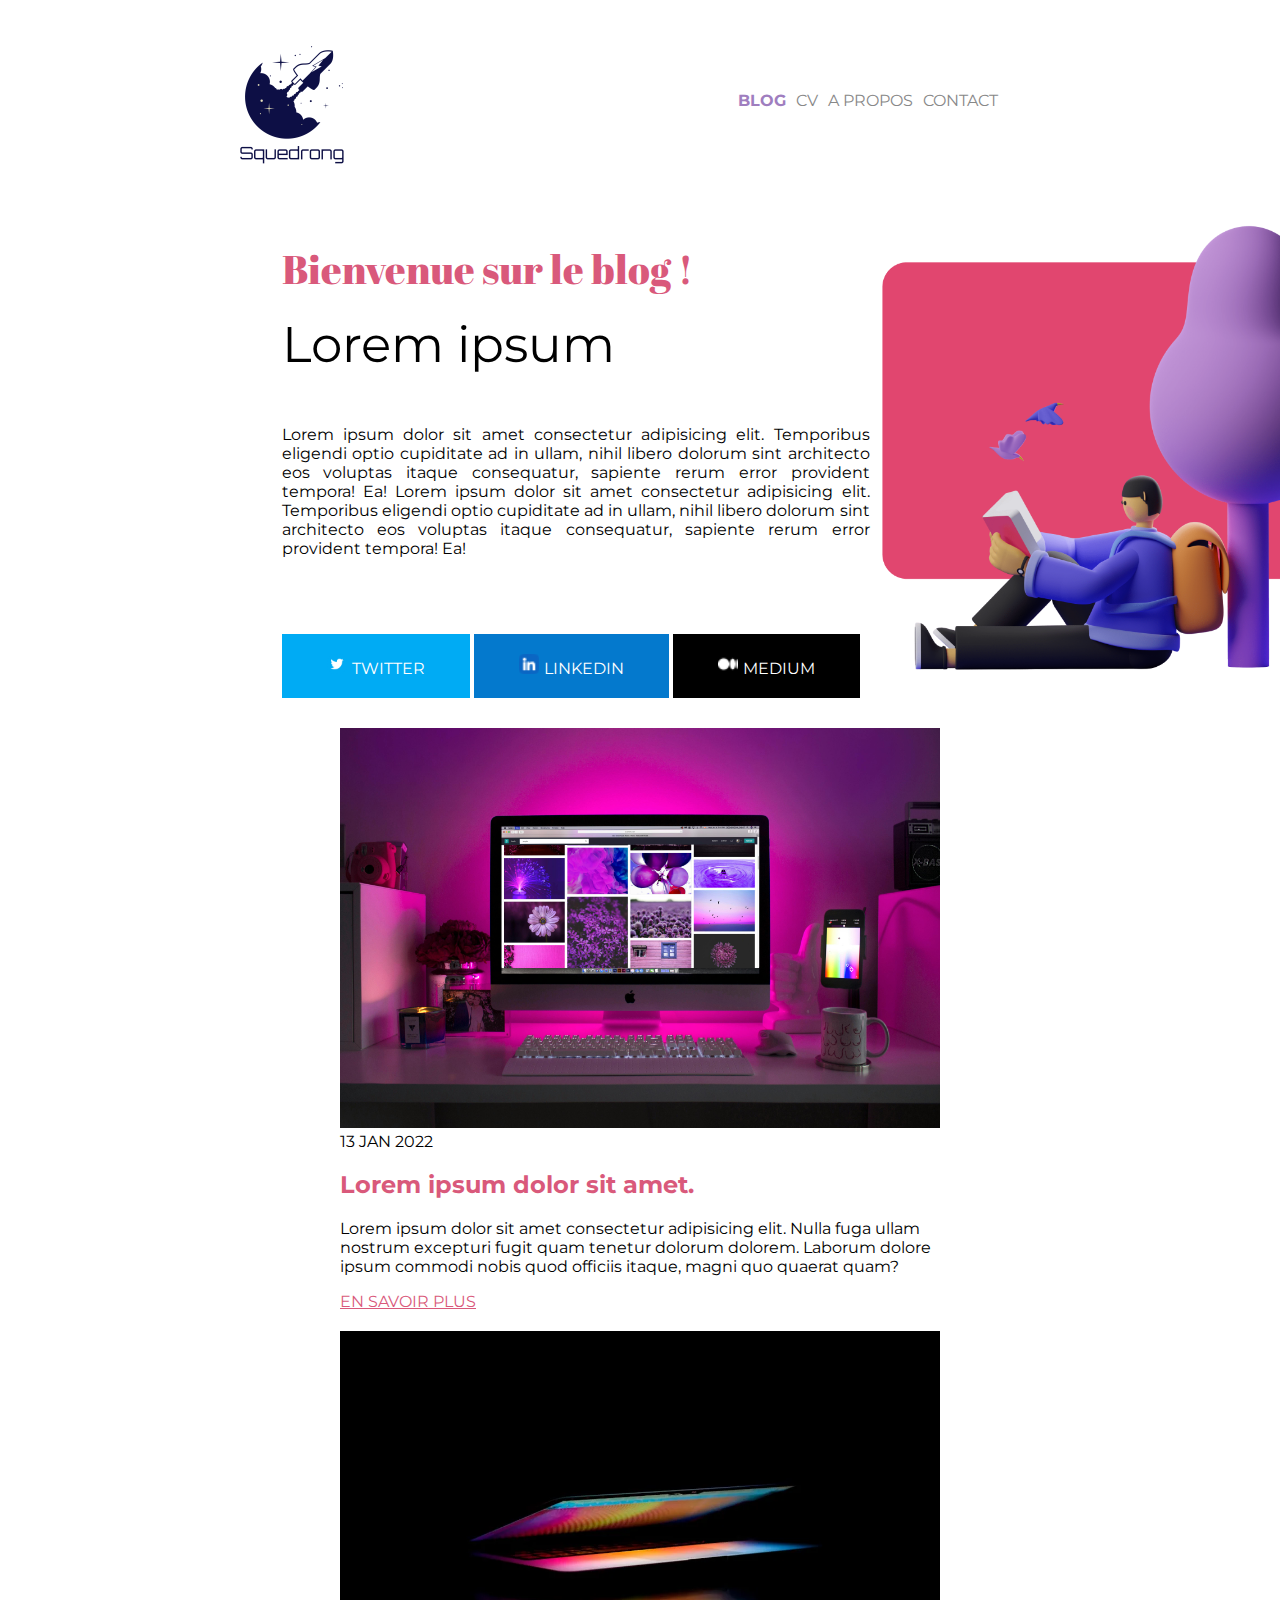
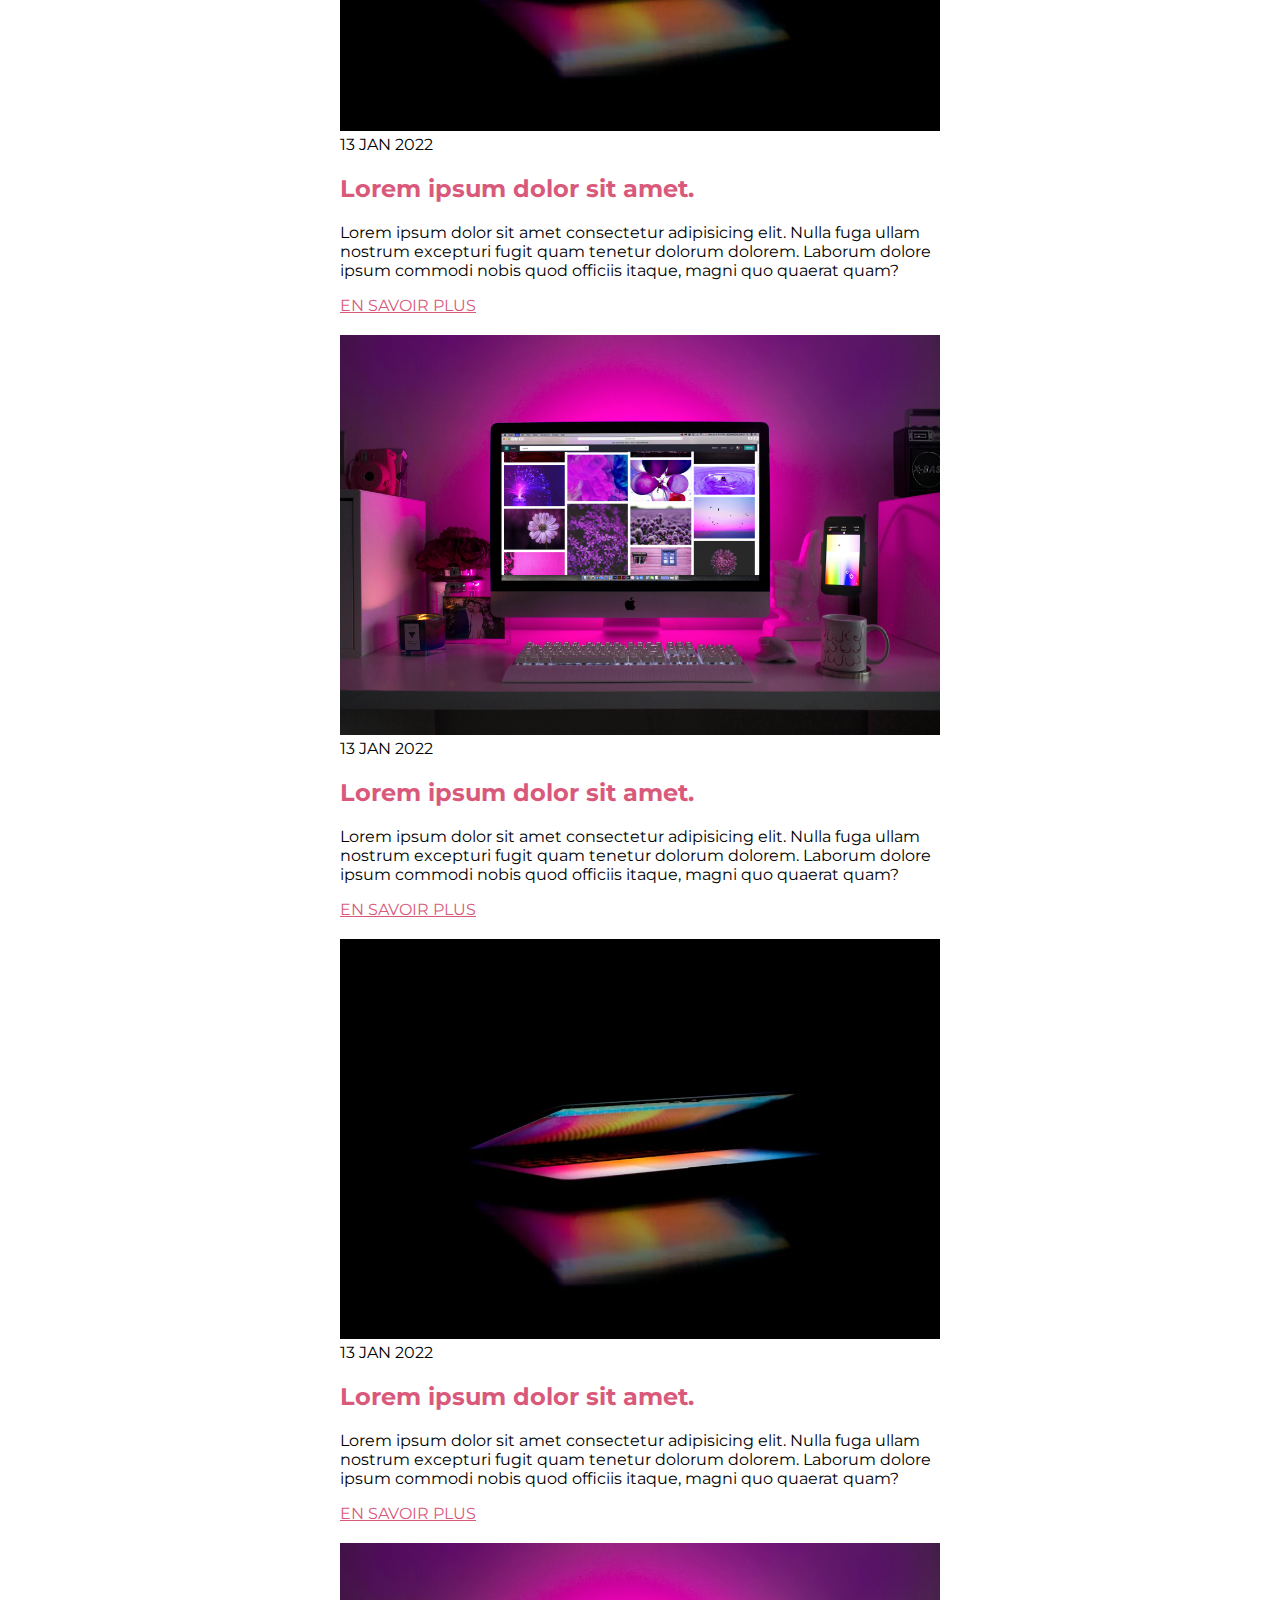
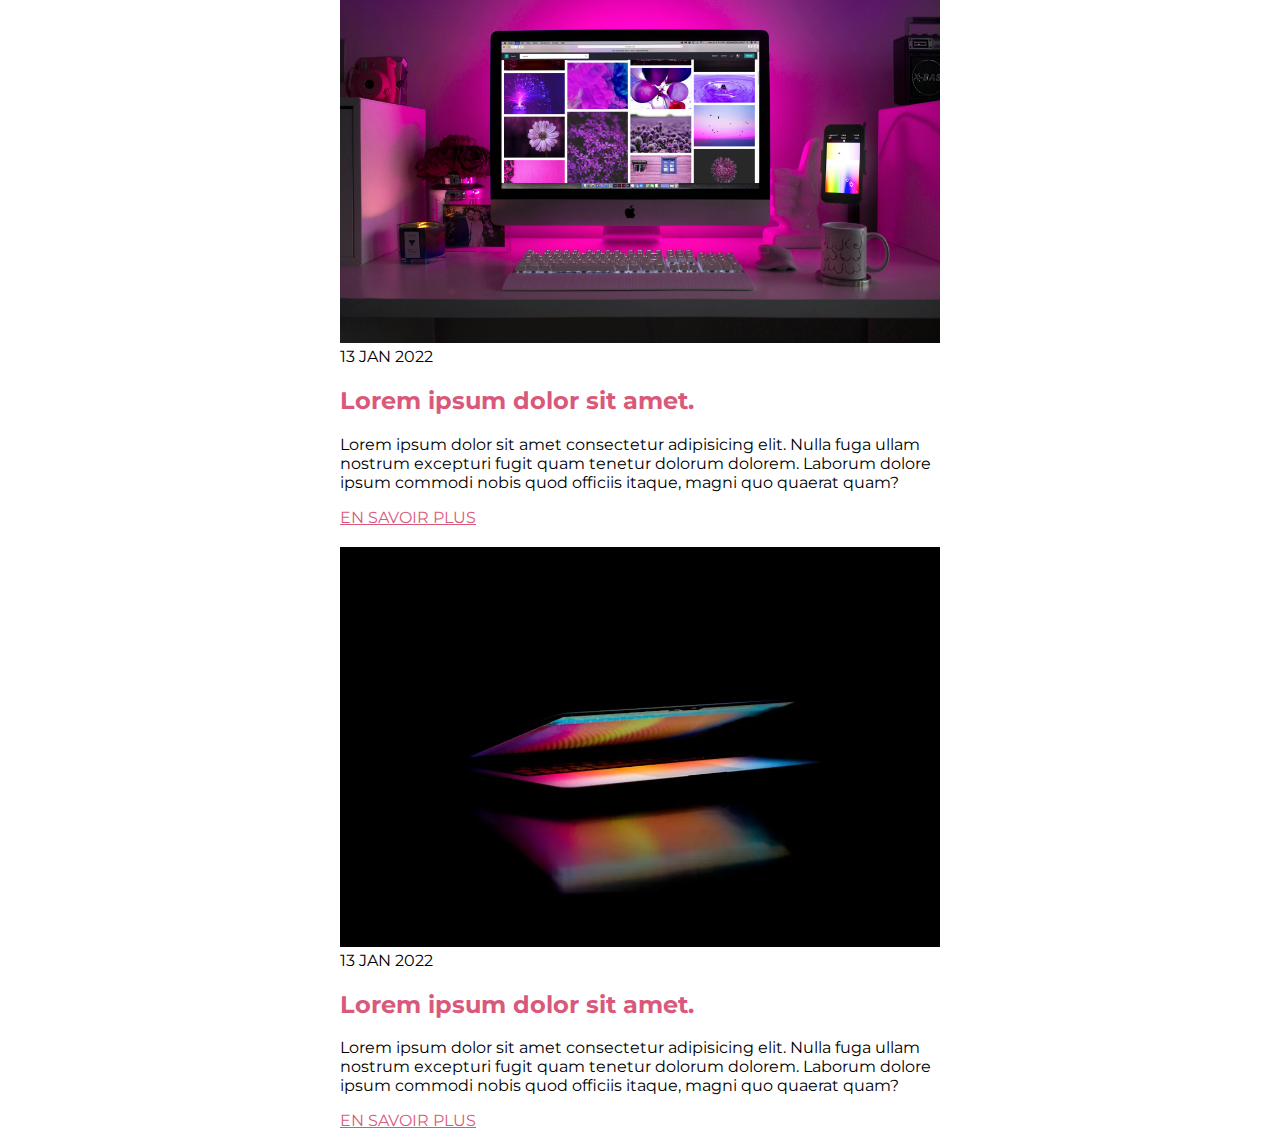
<file: index.html>
<!DOCTYPE html>
<html lang="en">
<head>
    <meta charset="UTF-8">
    <meta name="viewport" content="width=device-width, initial-scale=1.0">
    <title>Index</title>
    <link rel="stylesheet" href="style-index.css">
    <link rel="preconnect" href="https://fonts.googleapis.com">
<link rel="preconnect" href="https://fonts.gstatic.com" crossorigin>
<link href="https://fonts.googleapis.com/css2?family=Abril+Fatface&display=swap" rel="stylesheet">
<link href="https://fonts.googleapis.com/css2?family=Montserrat:ital,wght@0,100..900;1,100..900&display=swap" rel="stylesheet">
</head>

<body>
<nav>

    <img src="Images/logo.png" alt="Logo de Squedrong">
  
      <ul>
        <li><a href="index.html">BLOG</a></li>
        <li><a href="blog.html">CV</a></li>
        <li><a href="a-propos.html">A PROPOS</a></li>
        <li><a href="contact.html">CONTACT</a></li>
      </ul>
  
  </nav>

  <header>
    <section class="horizontal">
    <section class="vertical">
    <div class="welcome">Bienvenue sur le blog !</div>
    <div class="titre">Lorem ipsum</div>
    <p class="blabla">Lorem ipsum dolor sit amet consectetur adipisicing elit. Temporibus eligendi optio cupiditate ad in ullam, nihil libero dolorum sint architecto eos voluptas itaque consequatur, sapiente rerum error provident tempora! Ea! Lorem ipsum dolor sit amet consectetur adipisicing elit. Temporibus eligendi optio cupiditate ad in ullam, nihil libero dolorum sint architecto eos voluptas itaque consequatur, sapiente rerum error provident tempora! Ea!</p>
    <div class="reseaux-sociaux">
      <a class="button-twitter" href="#"><img src="Images/twitter.png" alt="">Twitter</a>
      <a class="button-linkedin" href="#"><img src="Images/linkedin.png" alt="">Linkedin</a>
      <a class="button-medium" href="#"><img src="Images/medium.png" alt="">Medium</a>
    </div>
    </section>
      <img class="illustration" src="Images/illustration.png" alt="">
    </section>
  </header>   

    <main>

        <div class="article"> 
            <img src="Images/ordinateur.jpg" alt="ordinateur">
            <div class="date"> 13 JAN 2022 </div>
            <h2> Lorem ipsum dolor sit amet.</h2>
            <p> Lorem ipsum dolor sit amet consectetur adipisicing elit. 
                Nulla fuga ullam nostrum excepturi fugit quam tenetur dolorum dolorem. 
                Laborum dolore ipsum commodi nobis quod officiis itaque, magni quo quaerat quam?</p>
    
            <a href="#"> EN SAVOIR PLUS </a>
        </div> 
          
        <div class="article"> 
            <img src="Images/pexels-photo-2569997.jpg" alt="ordinateur2">
            <div class="date"> 13 JAN 2022 </div>
            <h2> Lorem ipsum dolor sit amet.</h2>
            <p> Lorem ipsum dolor sit amet consectetur adipisicing elit. 
                Nulla fuga ullam nostrum excepturi fugit quam tenetur dolorum dolorem. 
                Laborum dolore ipsum commodi nobis quod officiis itaque, magni quo quaerat quam?</p>
            
                <a href="#"> EN SAVOIR PLUS </a>
        </div>

        <div class="article"> 
            <img src="Images/ordinateur.jpg" alt="ordinateur">
            <div class="date"> 13 JAN 2022 </div>
            <h2> Lorem ipsum dolor sit amet.</h2>
            <p> Lorem ipsum dolor sit amet consectetur adipisicing elit. 
                Nulla fuga ullam nostrum excepturi fugit quam tenetur dolorum dolorem. 
                Laborum dolore ipsum commodi nobis quod officiis itaque, magni quo quaerat quam?</p>
    
                <a href="#"> EN SAVOIR PLUS </a>
        </div> 
          
        <div class="article"> 
            <img src="Images/pexels-photo-2569997.jpg" alt="ordinateur2">
            <div class="date"> 13 JAN 2022 </div>
            <h2> Lorem ipsum dolor sit amet.</h2>
            <p> Lorem ipsum dolor sit amet consectetur adipisicing elit. 
                Nulla fuga ullam nostrum excepturi fugit quam tenetur dolorum dolorem. 
                Laborum dolore ipsum commodi nobis quod officiis itaque, magni quo quaerat quam?</p>
            
                <a href="#"> EN SAVOIR PLUS </a>
        </div>
        <div class="article"> 
            <img src="Images/ordinateur.jpg" alt="ordinateur">
            <div class="date"> 13 JAN 2022 </div>
            <h2> Lorem ipsum dolor sit amet.</h2>
            <p> Lorem ipsum dolor sit amet consectetur adipisicing elit. 
                Nulla fuga ullam nostrum excepturi fugit quam tenetur dolorum dolorem. 
                Laborum dolore ipsum commodi nobis quod officiis itaque, magni quo quaerat quam?</p>
    
                <a href="#"> EN SAVOIR PLUS </a>
        </div> 
          
        <div class="article"> 
            <img src="Images/pexels-photo-2569997.jpg" alt="ordinateur2">
            <div class="date"> 13 JAN 2022 </div>
            <h2> Lorem ipsum dolor sit amet.</h2>
            <p> Lorem ipsum dolor sit amet consectetur adipisicing elit. 
                Nulla fuga ullam nostrum excepturi fugit quam tenetur dolorum dolorem. 
                Laborum dolore ipsum commodi nobis quod officiis itaque, magni quo quaerat quam?</p>
            
                <a href="#"> EN SAVOIR PLUS </a>
        </div>
        
    </main>


    
</body>
</html>
</file>
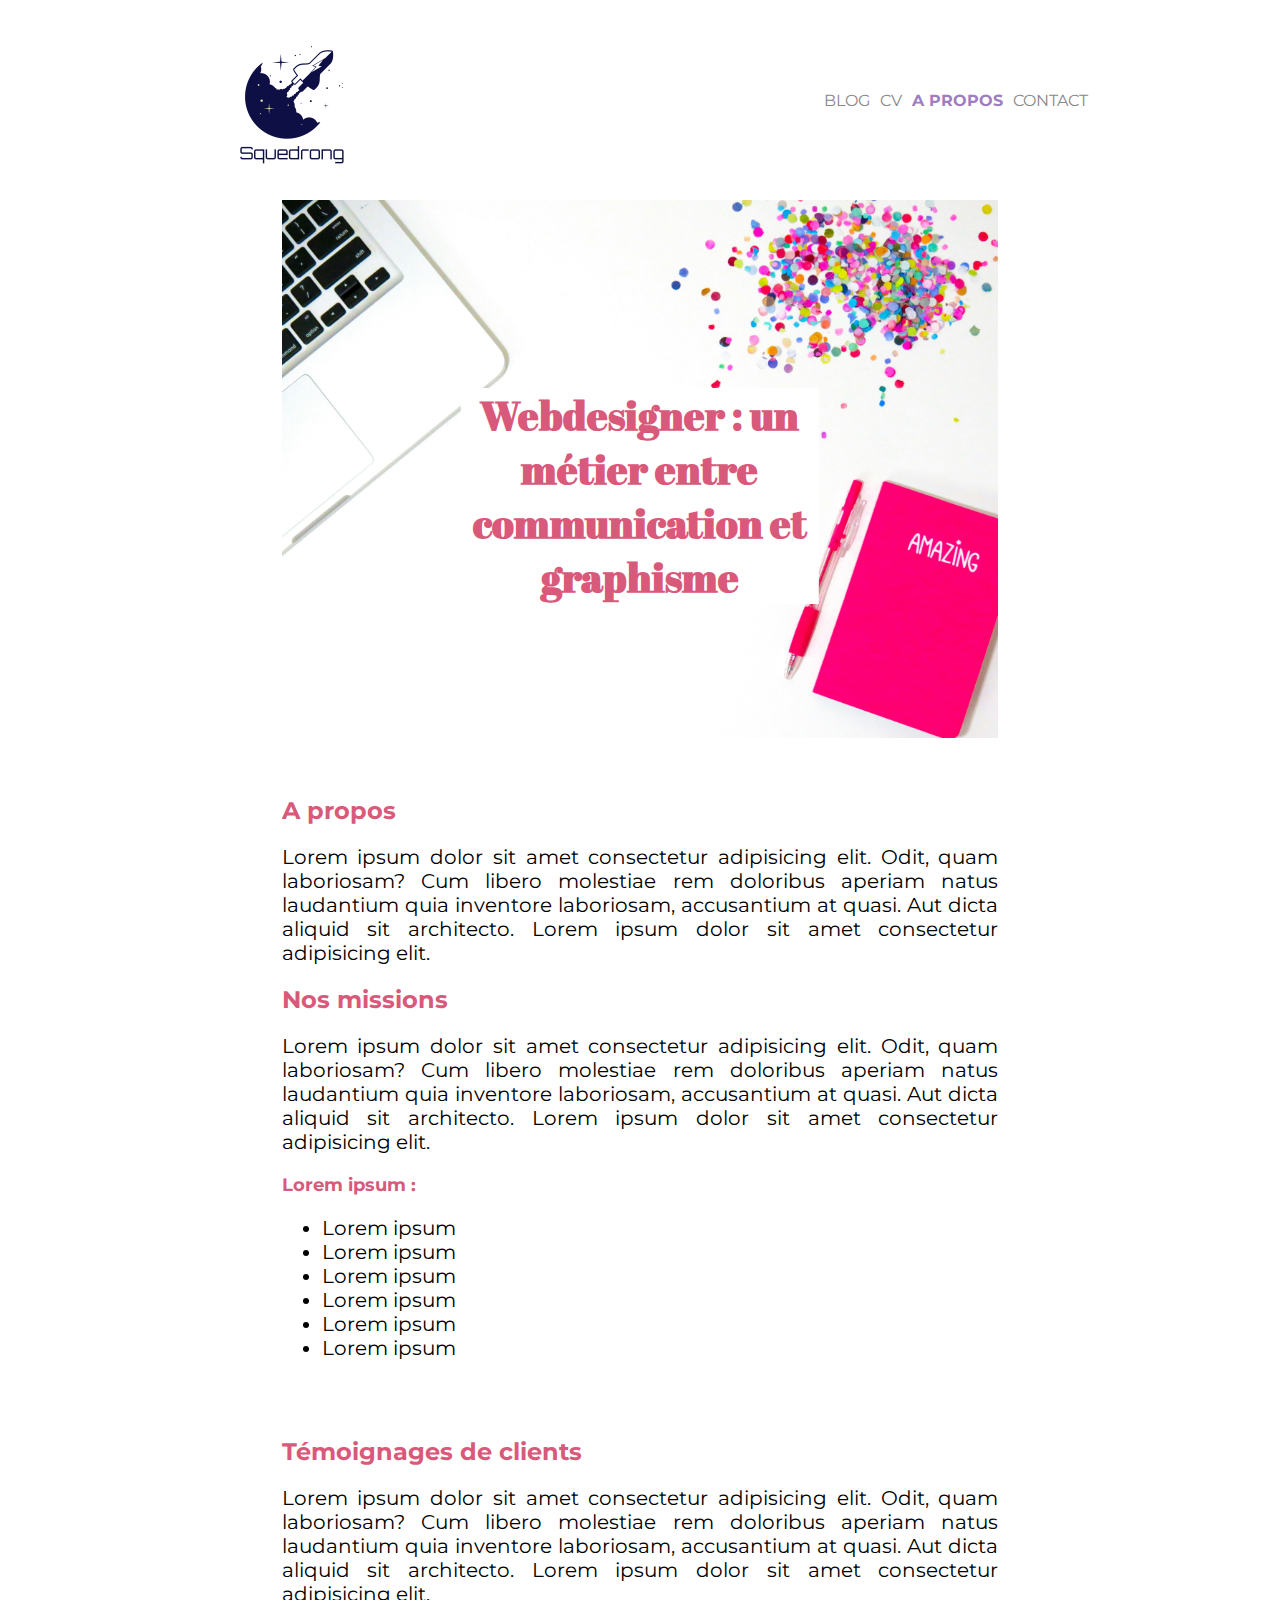
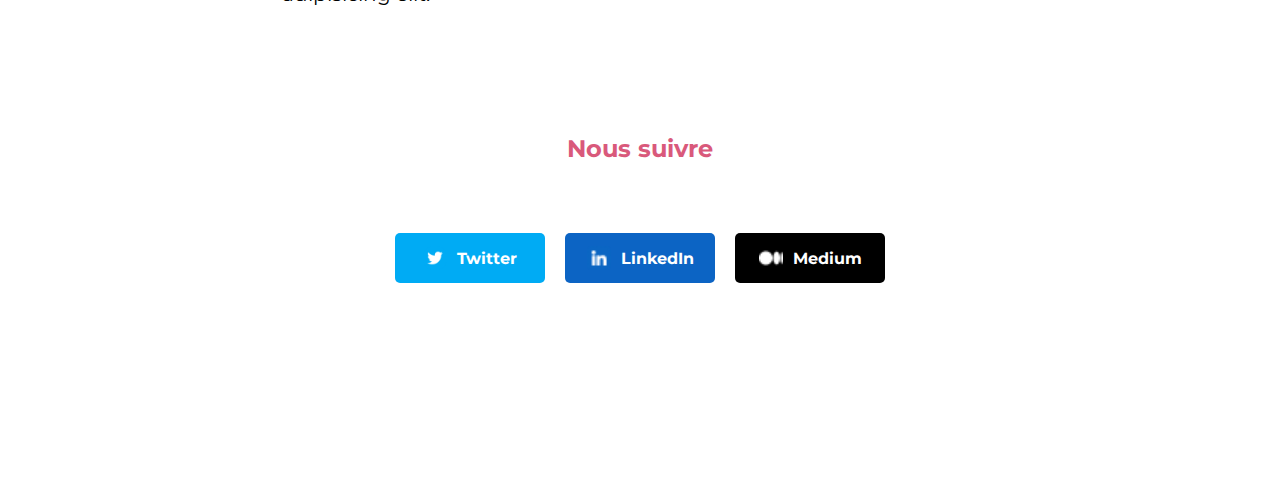
<file: a-propos.html>
<!DOCTYPE html>
<html lang="fr">
<head>
  <meta charset="UTF-8">
  <meta name="viewport" content="width=device-width, initial-scale=1.0">
  <link href="style-a-propos.css" rel="stylesheet">
  <link rel="preconnect" href="https://fonts.googleapis.com">
  <link rel="preconnect" href="https://fonts.gstatic.com" crossorigin>
  <link href="https://fonts.googleapis.com/css2?family=Abril+Fatface&display=swap" rel="stylesheet">
  <link href="https://fonts.googleapis.com/css2?family=Montserrat:ital,wght@0,100..900;1,100..900&display=swap" rel="stylesheet">
  <title>A PROPOS</title>
</head>
<body>
    <nav>
        <img src="Images/logo.png" alt="Logo de Squedrong">
        <ul>
            <li><a href="index.html">BLOG</a></li>
            <li><a href="blog.html">CV</a></li>
            <li><a href="a-propos.html">A PROPOS</a></li>
            <li><a href="contact.html">CONTACT</a></li>
        </ul>
    </nav>
    <!--main image-->
    <main>
    <div class="image_top">
        <img src="/Images/webdesign.jpg" alt="image_top" class="image_top" />
        <h1 class="image_top-title">
            Webdesigner : un métier entre communication et graphisme
        </h1>
    </div>
    <br /><br />
    <!--a propos-->
    <h2>A propos</h2>
    <p class="texte">
      Lorem ipsum dolor sit amet consectetur adipisicing elit. Odit, quam
      laboriosam? Cum libero molestiae rem doloribus aperiam natus laudantium
      quia inventore laboriosam, accusantium at quasi. Aut dicta aliquid sit
      architecto. Lorem ipsum dolor sit amet consectetur adipisicing elit.
    </p>
    <!--Nos missions-->
    <h2>Nos missions</h2>
    <p class="texte">
      Lorem ipsum dolor sit amet consectetur adipisicing elit. Odit, quam
      laboriosam? Cum libero molestiae rem doloribus aperiam natus laudantium
      quia inventore laboriosam, accusantium at quasi. Aut dicta aliquid sit
      architecto. Lorem ipsum dolor sit amet consectetur adipisicing elit.

      <h3>Lorem ipsum :</h3>
    <!--list-->
    <ul class="texte">
      <li>Lorem ipsum</li>
      <li>Lorem ipsum</li>
      <li>Lorem ipsum</li>
      <li>Lorem ipsum</li>
      <li>Lorem ipsum</li>
      <li>Lorem ipsum</li>
    </ul>
    <br /><br />

    <!--témoignages-->
    <h2>Témoignages de clients</h2>
    <p class="texte">
      Lorem ipsum dolor sit amet consectetur adipisicing elit. Odit, quam
      laboriosam? Cum libero molestiae rem doloribus aperiam natus laudantium
      quia inventore laboriosam, accusantium at quasi. Aut dicta aliquid sit
      architecto. Lorem ipsum dolor sit amet consectetur adipisicing elit.
    </p>
    <br /><br />
  </main>
    <footer>
        <!--footer text-->
        <div>
            <h2 id="h2-footer">Nous suivre</h2>
        </div>
        
        <!--SNS-->
        <div class="social-buttons">
          <a href="#" class="social-button twitter-button">
            <img src="Images/twitter.png" alt="Twitter" />
            Twitter
          </a>
          <a href="#" class="social-button linkedin-button">
            <img src="Images/linkedin.png" alt="LinkedIn" />
            LinkedIn
          </a>
          <a href="#" class="social-button medium-button">
            <img src="Images/medium.png" alt="Medium" />
            Medium
          </a>
        </div>
    </footer>
  </body>
</html>
</file>
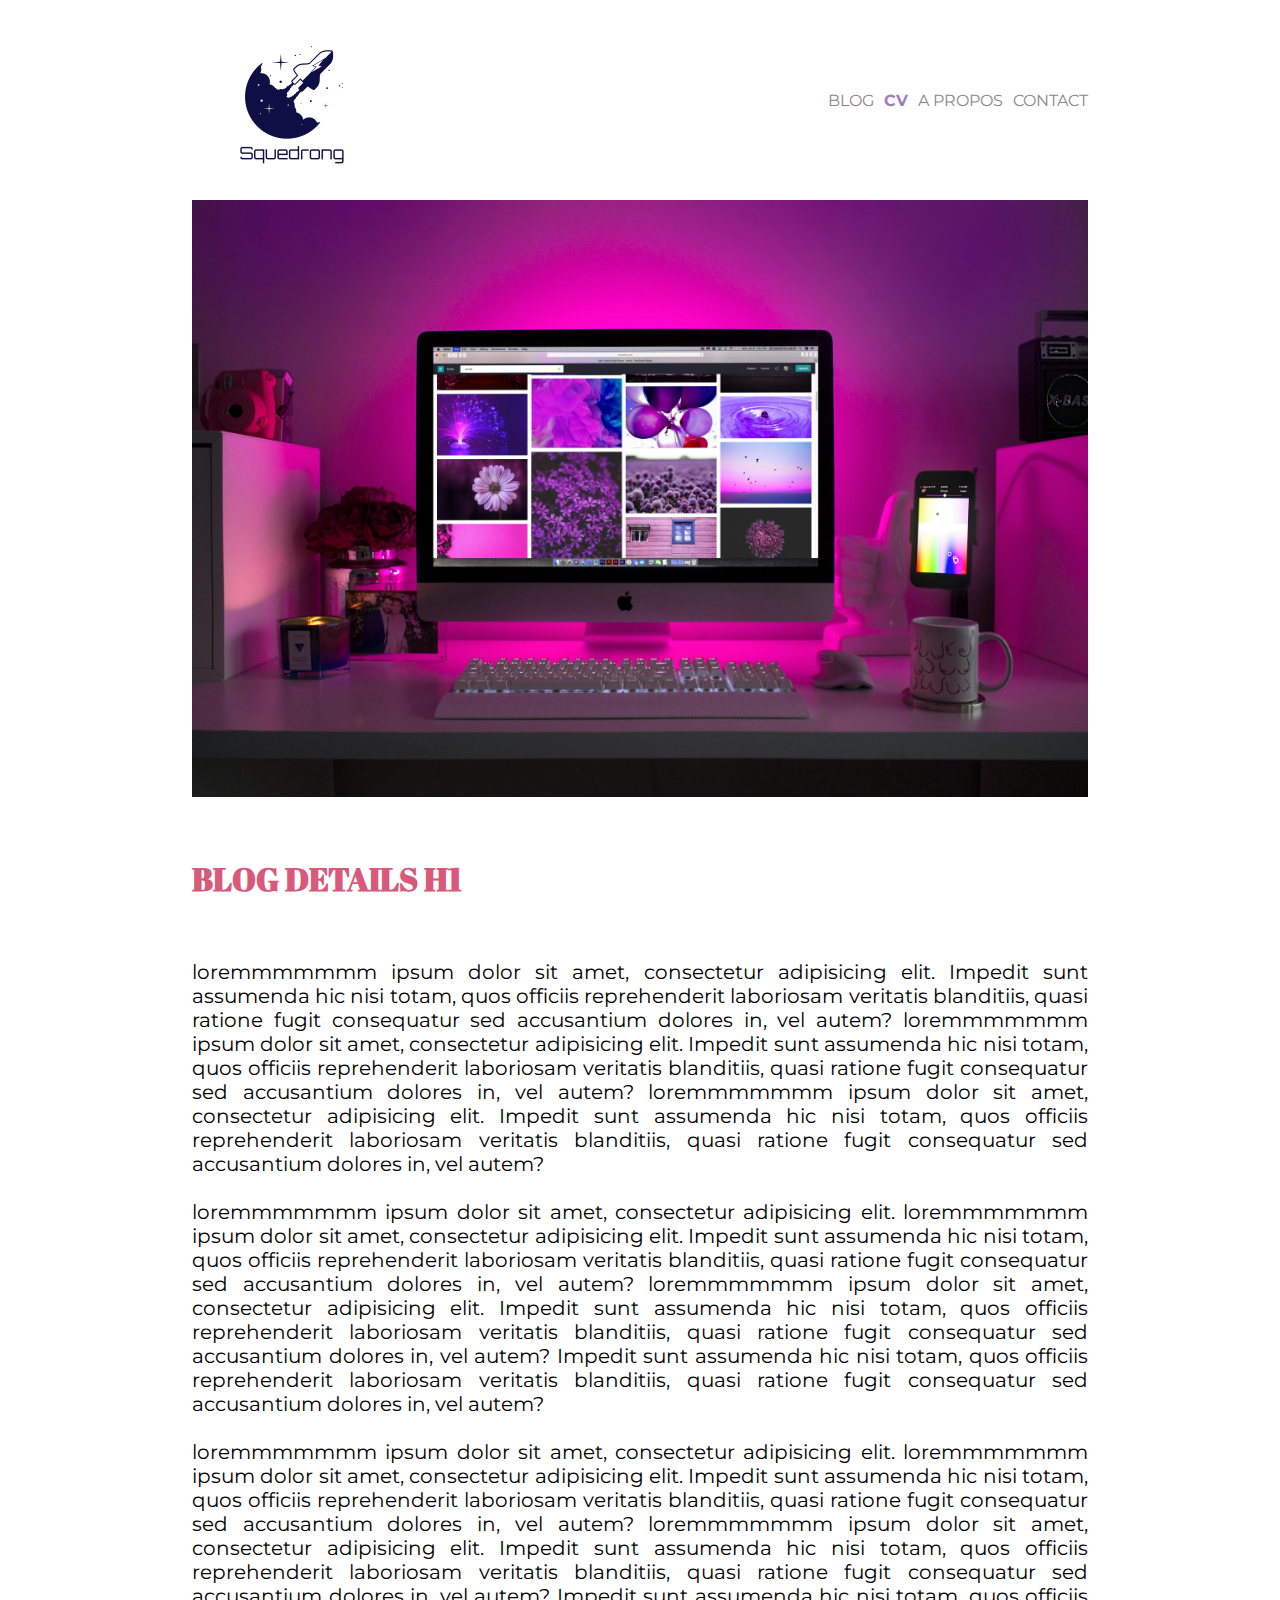
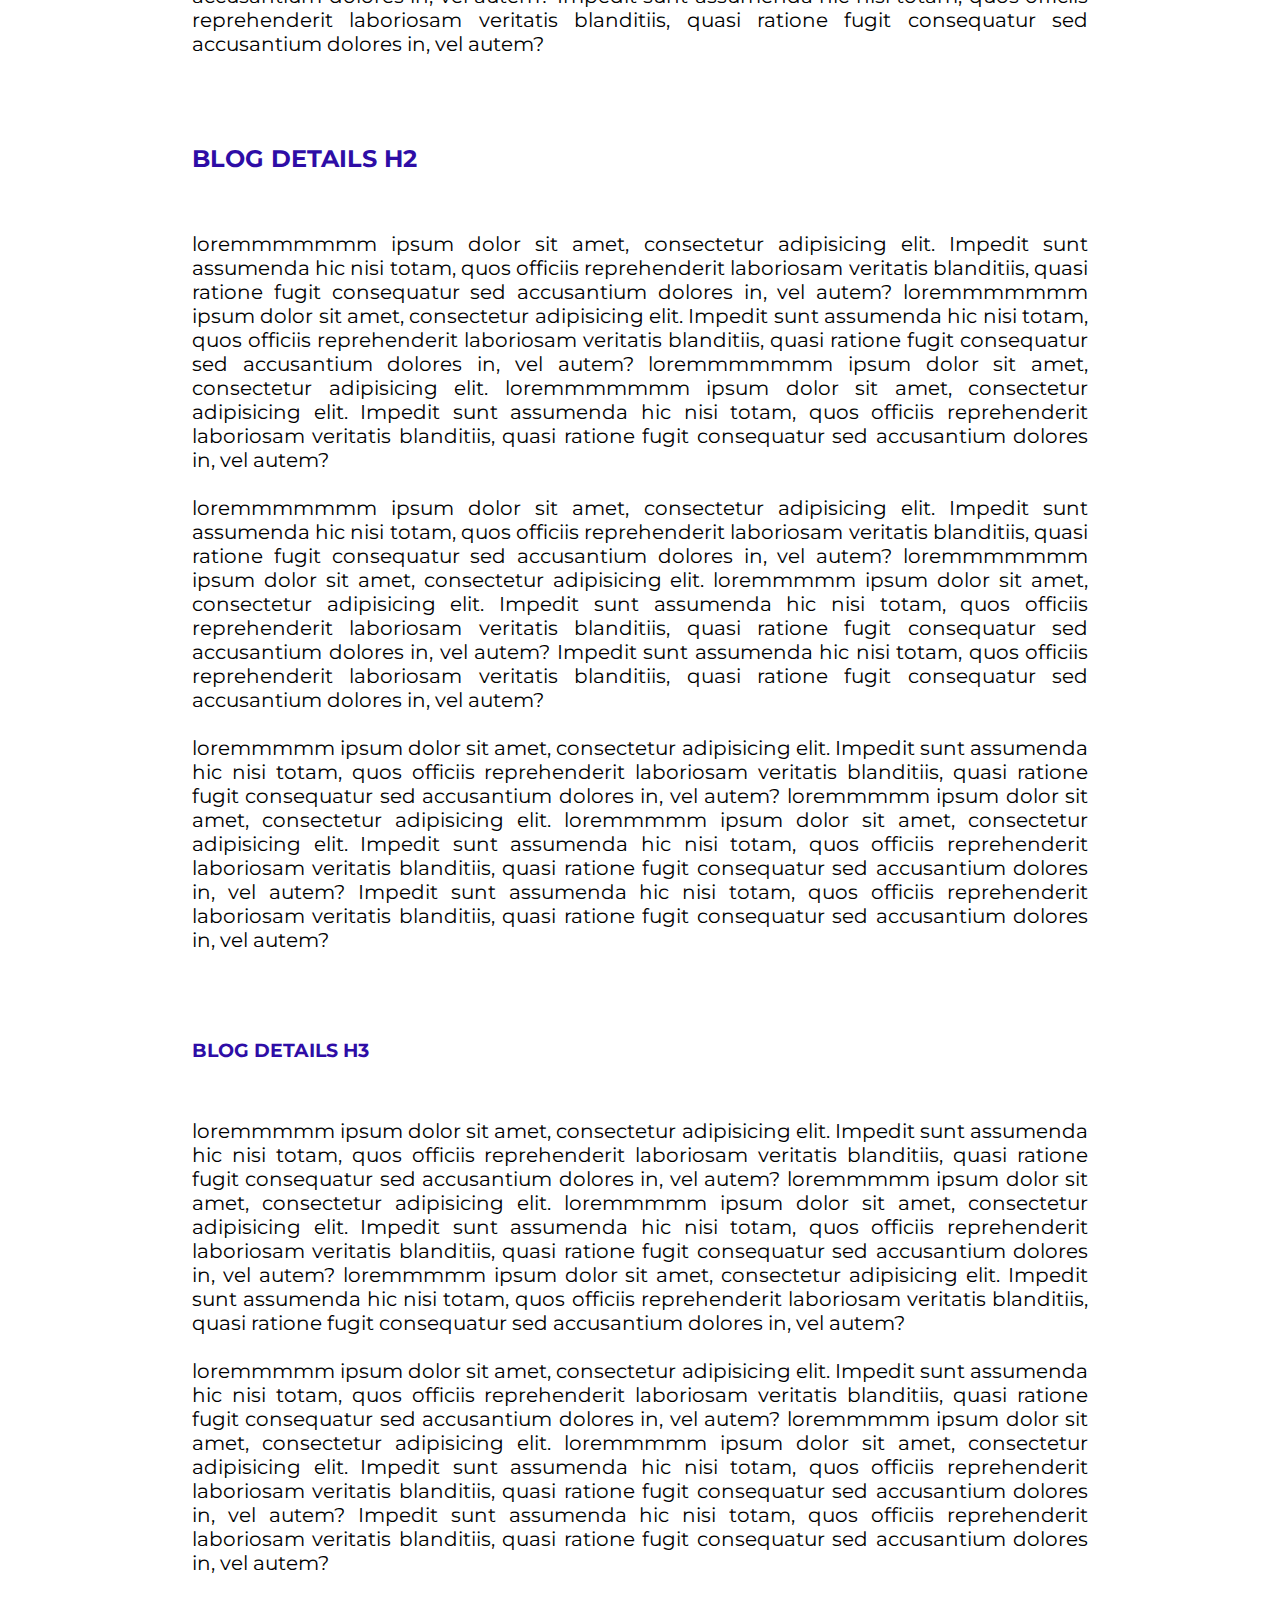
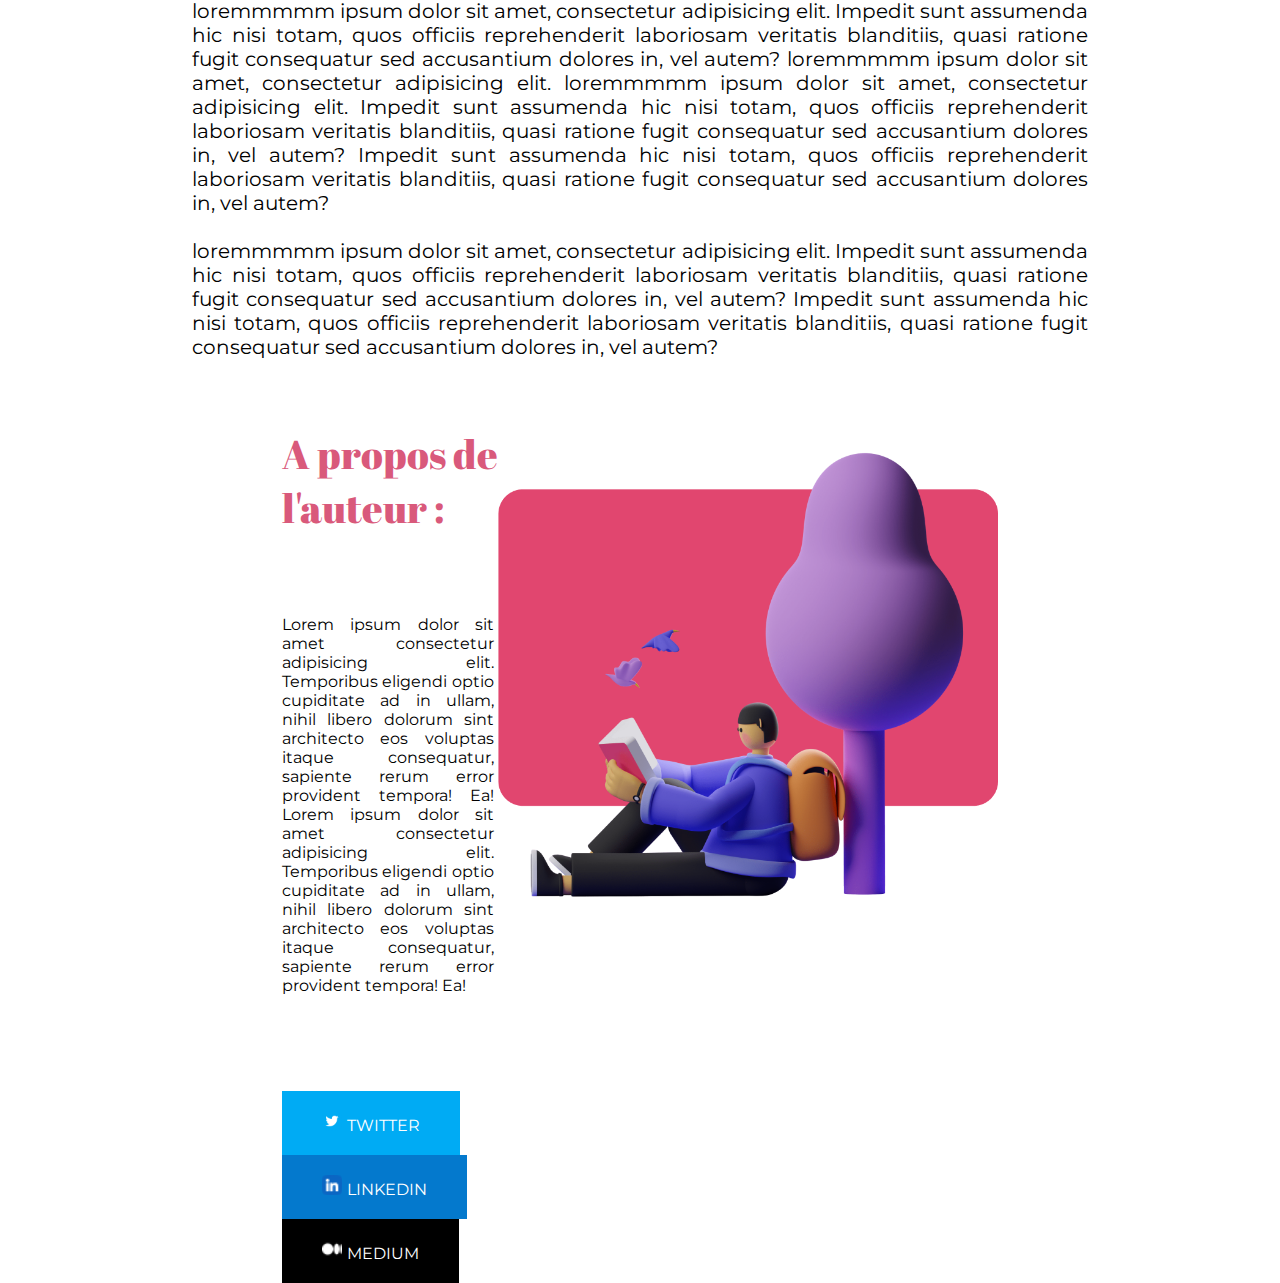
<file: blog.html>
<!DOCTYPE html>
<html lang="fr">
  <head>
    <meta charset="UTF-8" />
    <meta name="viewport" content="width=device-width, initial-scale=1.0" />
    <link rel="preconnect" href="https://fonts.googleapis.com" />
    <link rel="preconnect" href="https://fonts.gstatic.com" crossorigin />
    <link
      href="https://fonts.googleapis.com/css2?family=Abril+Fatface&display=swap"
      rel="stylesheet"
    />
    <link
      href="https://fonts.googleapis.com/css2?family=Montserrat:ital,wght@0,100..900;1,100..900&display=swap"
      rel="stylesheet"
    />
    <link rel="stylesheet" href="style-blog.css" />
    <title>Blog</title>
  </head>
  <body>
    <nav>
      <img src="Images/logo.png" alt="Logo de Squedrong" />

      <ul>
        <li><a href="index.html">BLOG</a></li>
        <li><a href="blog.html">CV</a></li>
        <li><a href="a-propos.html">A PROPOS</a></li>
        <li><a href="contact.html">CONTACT</a></li>
      </ul>
    </nav>
    <!--main image-->
    <div>
      <img src="Images/ordinateur.jpg" alt="ordinateur" class="image-top" />
    </div>
    <br /><br />
    <!--texte-->
    <h1>BLOG DETAILS H1</h1>
    <br />
    <p class="texte">
      loremmmmmmm ipsum dolor sit amet, consectetur adipisicing elit. Impedit sunt
      assumenda hic nisi totam, quos officiis reprehenderit laboriosam veritatis
      blanditiis, quasi ratione fugit consequatur sed accusantium dolores in,
      vel autem? loremmmmmmm ipsum dolor sit amet, consectetur adipisicing elit.
      Impedit sunt assumenda hic nisi totam, quos officiis reprehenderit
      laboriosam veritatis blanditiis, quasi ratione fugit consequatur sed
      accusantium dolores in, vel autem? loremmmmmmm ipsum dolor sit amet, consectetur
      adipisicing elit. Impedit sunt assumenda hic nisi totam, quos officiis
      reprehenderit laboriosam veritatis blanditiis, quasi ratione fugit
      consequatur sed accusantium dolores in, vel autem?<br /><br />

      loremmmmmmm ipsum dolor sit amet, consectetur adipisicing elit. loremmmmmmm ipsum
      dolor sit amet, consectetur adipisicing elit. Impedit sunt assumenda hic
      nisi totam, quos officiis reprehenderit laboriosam veritatis blanditiis,
      quasi ratione fugit consequatur sed accusantium dolores in, vel autem?
      loremmmmmmm ipsum dolor sit amet, consectetur adipisicing elit. Impedit sunt
      assumenda hic nisi totam, quos officiis reprehenderit laboriosam veritatis
      blanditiis, quasi ratione fugit consequatur sed accusantium dolores in,
      vel autem? Impedit sunt assumenda hic nisi totam, quos officiis
      reprehenderit laboriosam veritatis blanditiis, quasi ratione fugit
      consequatur sed accusantium dolores in, vel autem?<br /><br />

      loremmmmmmm ipsum dolor sit amet, consectetur adipisicing elit. loremmmmmmm ipsum
      dolor sit amet, consectetur adipisicing elit. Impedit sunt assumenda hic
      nisi totam, quos officiis reprehenderit laboriosam veritatis blanditiis,
      quasi ratione fugit consequatur sed accusantium dolores in, vel autem?
      loremmmmmmm ipsum dolor sit amet, consectetur adipisicing elit. Impedit sunt
      assumenda hic nisi totam, quos officiis reprehenderit laboriosam veritatis
      blanditiis, quasi ratione fugit consequatur sed accusantium dolores in,
      vel autem? Impedit sunt assumenda hic nisi totam, quos officiis
      reprehenderit laboriosam veritatis blanditiis, quasi ratione fugit
      consequatur sed accusantium dolores in, vel autem?<br /><br /><br />
    </p>

    <h2>BLOG DETAILS H2</h2>
    <br />
    <p class="texte">
      loremmmmmmm ipsum dolor sit amet, consectetur adipisicing elit. Impedit sunt
      assumenda hic nisi totam, quos officiis reprehenderit laboriosam veritatis
      blanditiis, quasi ratione fugit consequatur sed accusantium dolores in,
      vel autem? loremmmmmmm ipsum dolor sit amet, consectetur adipisicing elit.
      Impedit sunt assumenda hic nisi totam, quos officiis reprehenderit
      laboriosam veritatis blanditiis, quasi ratione fugit consequatur sed
      accusantium dolores in, vel autem? loremmmmmmm ipsum dolor sit amet, consectetur
      adipisicing elit. loremmmmmmm ipsum dolor sit amet, consectetur adipisicing
      elit. Impedit sunt assumenda hic nisi totam, quos officiis reprehenderit
      laboriosam veritatis blanditiis, quasi ratione fugit consequatur sed
      accusantium dolores in, vel autem?<br /><br />

      loremmmmmmm ipsum dolor sit amet, consectetur adipisicing elit. Impedit sunt
      assumenda hic nisi totam, quos officiis reprehenderit laboriosam veritatis
      blanditiis, quasi ratione fugit consequatur sed accusantium dolores in,
      vel autem? loremmmmmmm ipsum dolor sit amet, consectetur adipisicing elit. loremmmmm
      ipsum dolor sit amet, consectetur adipisicing elit. Impedit sunt assumenda
      hic nisi totam, quos officiis reprehenderit laboriosam veritatis
      blanditiis, quasi ratione fugit consequatur sed accusantium dolores in,
      vel autem? Impedit sunt assumenda hic nisi totam, quos officiis
      reprehenderit laboriosam veritatis blanditiis, quasi ratione fugit
      consequatur sed accusantium dolores in, vel autem?<br /><br />

      loremmmmm ipsum dolor sit amet, consectetur adipisicing elit. Impedit sunt
      assumenda hic nisi totam, quos officiis reprehenderit laboriosam veritatis
      blanditiis, quasi ratione fugit consequatur sed accusantium dolores in,
      vel autem? loremmmmm ipsum dolor sit amet, consectetur adipisicing elit. loremmmmm
      ipsum dolor sit amet, consectetur adipisicing elit. Impedit sunt assumenda
      hic nisi totam, quos officiis reprehenderit laboriosam veritatis
      blanditiis, quasi ratione fugit consequatur sed accusantium dolores in,
      vel autem? Impedit sunt assumenda hic nisi totam, quos officiis
      reprehenderit laboriosam veritatis blanditiis, quasi ratione fugit
      consequatur sed accusantium dolores in, vel autem?<br /><br /><br />
    </p>

    <h3>BLOG DETAILS H3</h3>
    <br />
    <p class="texte">
      loremmmmm ipsum dolor sit amet, consectetur adipisicing elit. Impedit sunt
      assumenda hic nisi totam, quos officiis reprehenderit laboriosam veritatis
      blanditiis, quasi ratione fugit consequatur sed accusantium dolores in,
      vel autem? loremmmmm ipsum dolor sit amet, consectetur adipisicing elit. loremmmmm
      ipsum dolor sit amet, consectetur adipisicing elit. Impedit sunt assumenda
      hic nisi totam, quos officiis reprehenderit laboriosam veritatis
      blanditiis, quasi ratione fugit consequatur sed accusantium dolores in,
      vel autem? loremmmmm ipsum dolor sit amet, consectetur adipisicing elit.
      Impedit sunt assumenda hic nisi totam, quos officiis reprehenderit
      laboriosam veritatis blanditiis, quasi ratione fugit consequatur sed
      accusantium dolores in, vel autem?<br /><br />

      loremmmmm ipsum dolor sit amet, consectetur adipisicing elit. Impedit sunt
      assumenda hic nisi totam, quos officiis reprehenderit laboriosam veritatis
      blanditiis, quasi ratione fugit consequatur sed accusantium dolores in,
      vel autem? loremmmmm ipsum dolor sit amet, consectetur adipisicing elit. loremmmmm
      ipsum dolor sit amet, consectetur adipisicing elit. Impedit sunt assumenda
      hic nisi totam, quos officiis reprehenderit laboriosam veritatis
      blanditiis, quasi ratione fugit consequatur sed accusantium dolores in,
      vel autem? Impedit sunt assumenda hic nisi totam, quos officiis
      reprehenderit laboriosam veritatis blanditiis, quasi ratione fugit
      consequatur sed accusantium dolores in, vel autem?<br /><br />

      loremmmmm ipsum dolor sit amet, consectetur adipisicing elit. Impedit sunt
      assumenda hic nisi totam, quos officiis reprehenderit laboriosam veritatis
      blanditiis, quasi ratione fugit consequatur sed accusantium dolores in,
      vel autem? loremmmmm ipsum dolor sit amet, consectetur adipisicing elit. loremmmmm
      ipsum dolor sit amet, consectetur adipisicing elit. Impedit sunt assumenda
      hic nisi totam, quos officiis reprehenderit laboriosam veritatis
      blanditiis, quasi ratione fugit consequatur sed accusantium dolores in,
      vel autem? Impedit sunt assumenda hic nisi totam, quos officiis
      reprehenderit laboriosam veritatis blanditiis, quasi ratione fugit
      consequatur sed accusantium dolores in, vel autem?<br /><br />

      loremmmmm ipsum dolor sit amet, consectetur adipisicing elit. Impedit sunt
      assumenda hic nisi totam, quos officiis reprehenderit laboriosam veritatis
      blanditiis, quasi ratione fugit consequatur sed accusantium dolores in,
      vel autem? Impedit sunt assumenda hic nisi totam, quos officiis
      reprehenderit laboriosam veritatis blanditiis, quasi ratione fugit
      consequatur sed accusantium dolores in, vel autem?<br /><br /><br />
    </p>
    <footer>
      <section class="horizontal">
      <section class="vertical">
      <div class="welcome">A propos de l'auteur :</div>
      <p class="blabla">Lorem ipsum dolor sit amet consectetur adipisicing elit. Temporibus eligendi optio cupiditate ad in ullam, nihil libero dolorum sint architecto eos voluptas itaque consequatur, sapiente rerum error provident tempora! Ea! Lorem ipsum dolor sit amet consectetur adipisicing elit. Temporibus eligendi optio cupiditate ad in ullam, nihil libero dolorum sint architecto eos voluptas itaque consequatur, sapiente rerum error provident tempora! Ea!</p>
      <div class="reseaux-sociaux">
        <a class="button-twitter" href="#"><img src="Images/twitter.png" alt="">Twitter</a>
        <a class="button-linkedin" href="#"><img src="Images/linkedin.png" alt="">Linkedin</a>
        <a class="button-medium" href="#"><img src="Images/medium.png" alt="">Medium</a>
      </div>
      </section>
        <img class="illustration" src="Images/illustration.png" alt="">
      </section>
    </footer>   
  </body>
</html>
</file>
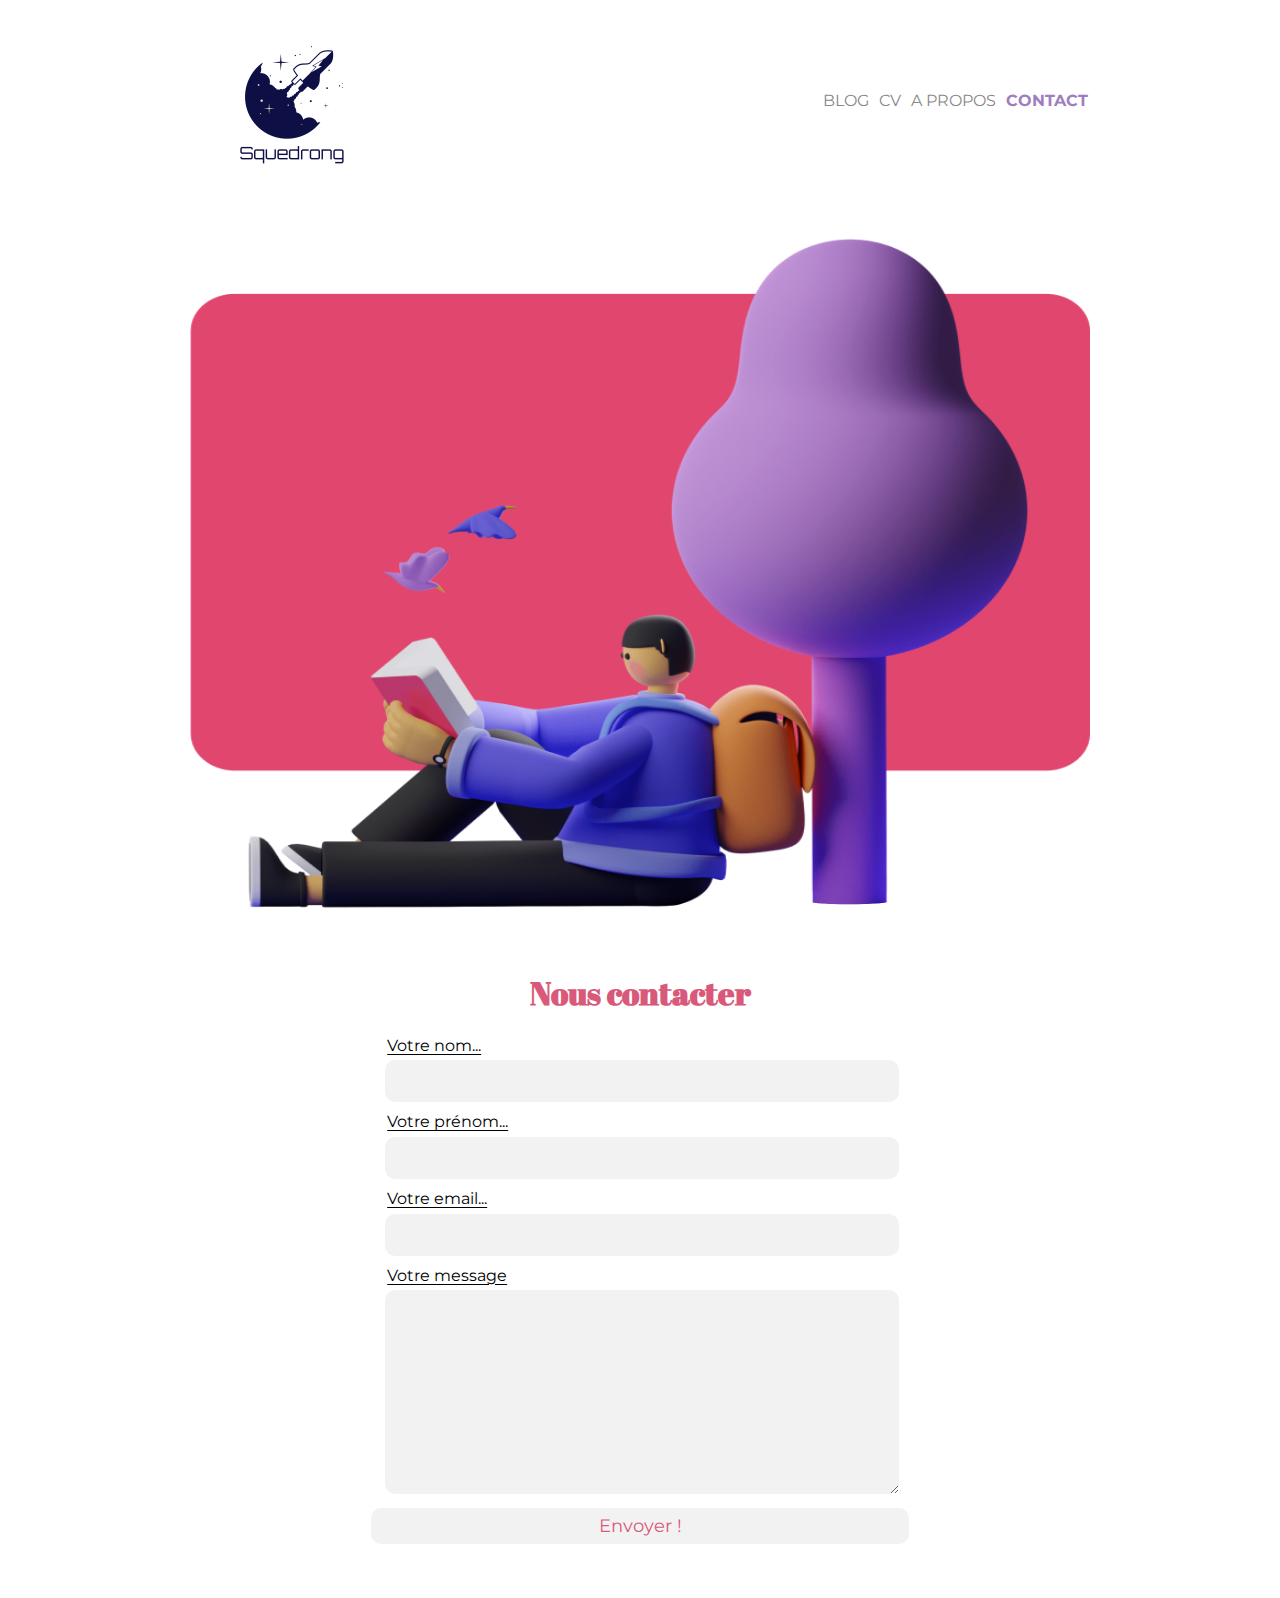
<file: contact.html>
<!DOCTYPE html>
<html lang="en">
<head>
  <meta charset="UTF-8">
  <meta name="viewport" content="width=device-width, initial-scale=1.0">
  <link href="style-contact.css" rel="stylesheet">
  <link rel="preconnect" href="https://fonts.googleapis.com">
<link rel="preconnect" href="https://fonts.gstatic.com" crossorigin>
<link href="https://fonts.googleapis.com/css2?family=Abril+Fatface&display=swap" rel="stylesheet">
<link href="https://fonts.googleapis.com/css2?family=Montserrat:ital,wght@0,100..900;1,100..900&display=swap" rel="stylesheet">

<title>CONTACT</title>

</head>
<body>
<nav>

  <img src="Images/logo.png" alt="Logo de Squedrong">

    <ul>
      <li><a href="index.html">BLOG</a></li>
      <li><a href="blog.html">CV</a></li>
      <li><a href="a-propos.html">A PROPOS</a></li>
      <li><a href="contact.html">CONTACT</a></li>
    </ul>

</nav>
<main>
  <div class="inthemiddle">
  <img src="Images/illustration.png" alt="">
  <h1>Nous contacter</h1>
</div>
  <form action="#" method="get">
    <fieldset>
      <legend>Votre nom...</legend>
      <input class="largeInput" type="text" id="nom" name="nom" required>
    </fieldset>

    <fieldset>
    <legend>Votre prénom...</legend>
    <input class="largeInput" type="text" id="prenom" name="prenom" required>
    </fieldset>

    <fieldset>
      <legend>Votre email...</legend>
      <input class="largeInput" type="email" name="user email" id="email" required>
    </fieldset>

    <fieldset>
      <legend>Votre message</legend>
      <textarea name="message" id="message" rows="5" cols="50"></textarea>
      <label for="message"></label>
    </fieldset>

    <button>Envoyer !</button>
  </form>
</main>



</body>
</html>
</file>
<file: style-index.css>
body{
    font-family: "Montserrat", serif;
    width: 70%;
    margin: auto;
  }
  
  h1
  {
    font-family: "Abril Fatface", serif;
    color: #D9597B;
  }

  h2 {
    color: #D9597B;
  }
  
  nav{
    width: 90%;
  display: flex;
  align-items: center;
  justify-content: space-between;
  }
  
  nav a{
    color: #888;
    text-decoration: none;
  }
  
  nav li{
    list-style: none;
    font-size: medium;
    color: #888;
    margin-left:10px;
  }
  
  nav ul{
    display: flex;
    flex-direction: row;

  }
  
  li a[href="index.html"]{
    font-weight: bold;
    color: #9F7EBF;
  }

  div a {
    color: #D9597B
  }

  main{
    display: flex;
    flex-flow: row wrap;
    justify-content: center;
   
  }

  .article{
   margin: 10px;
  }

  main div img{
    width: 100%;

  }

  div{
    width: 600px;
  }

  a img{
    width: 20px;
    padding-right: 5px;
  }
  
  .titre{
    margin-top: 3%;
    font-size: 50px;
  }
  
  .blabla{
    width: 98%;
    text-align: justify;
    margin-top: 50px;
  }
  
  .welcome {
    font-family: "Abril Fatface", serif;
    font-size: 40px;
    color: #D9597B;
    
  }
  
  .reseaux-sociaux{
    margin-top: 60px;
  }
  
  .vertical{
    display: flex;
    flex-direction: column;
    justify-content: flex-end;
    
  }
  
  .horizontal{
    width: 80%;
    margin: auto;
    display: flex;
    flex-direction: row;
    justify-content: space-around;
    margin-bottom: 20px;
  }
  
  .illustration{
    width:500px;
    height: fit-content;
  
  }
  
  .button-twitter {
    display: inline-block;
    text-align: center;
    vertical-align: middle;
    padding: 20px 45px;
  
    background: #00ABF4;
    color: #ffffff;
    text-decoration: none;
    text-transform: uppercase
  }
  
  .button-linkedin {
    display: inline-block;
    text-align: center;
    vertical-align: middle;
    padding: 20px 45px;
    background: #0479cd;
    color: #ffffff;
    text-decoration: none;
    text-transform: uppercase
  }
  
  .button-medium {
    display: inline-block;
    text-align: center;
    vertical-align: middle;
    padding: 20px 45px;
    background: #000000;
    color: #ffffff;
    text-decoration: none;
    text-transform: uppercase
  }
</file>
<file: style-a-propos.css>
body {
  font-family: "Montserrat", serif;
  display: flex;
  flex-direction: column;
  width: 70%;
  margin: auto;
}

nav {
  display: flex;
  align-items: center;
  justify-content: space-between;
}

nav a {
  color: #888;
  text-decoration: none;
}

nav li {
  list-style: none;
  font-size: medium;
  color: #888;
  margin-left: 10px;
}

nav ul {
  display: flex;
  flex-direction: row;
}

li a[href="a-propos.html"]{
  font-weight: bold;
  color: #9F7EBF;
}
/*image*/
.image_top {
  position: relative;
  display: block;
  margin-left: auto;
  margin-right: auto;
  max-width: 100%;
}

.image_top-title {
  position: absolute;
  top: 50%;
  left: 50%;
  -ms-transform: translate(-50%, -50%); /*ベンダープレフィックス*/
  -webkit-transform: translate(-50%, -50%); /*ベンダープレフィックス*/
  transform: translate(-50%, -50%); /*センター寄せの修正*/
  background: white;
  font-size: 2.5rem;
}


/*titre et texte*/

h1 {
  font-family: "Abril Fatface", serif;
  color: #d9597b;
  text-align: center;

}

h2{
  color: #d9597b;
}

h3{
  color: #d9597b;
  font-size: large;
}

.texte {
  font-size: 20px;
  text-align: justify;
}


#h2-footer {
  text-align: center;
  padding-top: 50px;
  padding-bottom: 50px;
  
}

footer {
  margin: auto;
  display: flex;
  flex-wrap: nowrap;
  flex-direction: column;
  padding-bottom: 200px;
}

.illustration {
  width: 350px;
  height: 350px;
}

.welcome {
  display: flex;
}



.social-buttons {
  display: flex;
  justify-content: start;
  gap: 20px;
}

.social-button {
  color: white;
  display: inline-flex;
  align-items: center;
  justify-content: center;
  width: 150px;
  height: 50px;
  background-color: #00abf4;
  text-decoration: none;
  font-size: 16px;
  font-weight: bold;
  border-radius: 5px;
}

.social-button img {
  height: 24px;
  margin-right: 10px;
}

.medium-button {
  background-color: black;
}

.linkedin-button {
  background-color: #0c64c4;
}

main{
  width: 80%;
  margin: auto;
}
</file>
<file: style-blog.css>
body {
  font-family: "Montserrat", serif;
  display: flex;
  flex-direction: column;
  width: 70%;
  margin: auto;
}

nav {
  width: 100%;
  display: flex;
  align-items: center;
  justify-content: space-between;
}

nav a {
  color: #888;
  text-decoration: none;
}

nav li {
  list-style: none;
  font-size: medium;
  color: #888;
  margin-left: 10px;
}

li a[href="blog.html"] {
  font-weight: bold;
  color: #9f7ebf;
}

nav ul {
  display: flex;
  flex-direction: row;
}

li a[href="blog.html"] {
  font-weight: bold;
  color: #9f7ebf;
}

/*main image*/
.image-top {
  display: block;
  margin-left: auto;
  margin-top: auto;
  max-width: 100%;
}

/*font*/
h1 {
  font-family: "Abril Fatface", serif;
  color: #d9597b;
}

h2,
h3 {
  color: #2e0da6;
}
.texte {
  font-size: 20px;
  text-align: justify;
}

#h2-pink {
  font-family: "Montserrat", serif;
  color: #d9597b;
}

/*footer*/
a img{
  width: 20px;
  padding-right: 5px;
}

.blabla{
  width: 98%;
  text-align: justify;
  margin-top: 80px;
}

.welcome {
  font-family: "Abril Fatface", serif;
  font-size: 40px;
  color: #D9597B;
  
}

.reseaux-sociaux{
  margin-top: 80px;
}

.vertical{
  display: flex;
  flex-direction: column;
  justify-content: center;
  
}

.horizontal{
  width: 80%;
  margin: auto;
  display: flex;
  flex-direction: row;
  justify-content: space-around;
}

.illustration{
  width:500px;
  height: fit-content;

}

.button-twitter {
  display: inline-block;
  text-align: center;
  vertical-align: middle;
  padding: 20px 40px;

  background: #00ABF4;
  color: #ffffff;
  text-decoration: none;
  text-transform: uppercase
}

.button-linkedin {
  display: inline-block;
  text-align: center;
  vertical-align: middle;
  padding: 20px 40px;
  background: #0479cd;
  color: #ffffff;
  text-decoration: none;
  text-transform: uppercase
}

.button-medium {
  display: inline-block;
  text-align: center;
  vertical-align: middle;
  padding: 20px 40px;
  background: #000000;
  color: #ffffff;
  text-decoration: none;
  text-transform: uppercase
}
</file>
<file: style-contact.css>
body{
  width: 70%;
  font-family: "Montserrat", serif;
  margin: auto;
}

h1
{
  font-family: "Abril Fatface", serif;
  color: #D9597B;
  font-size: xx-large;
}

nav{
display: flex;
align-items: center;
justify-content: space-between;
}

nav a{
  color: #888;
  text-decoration: none;
}

li a[href="contact.html"]{
  font-weight: bold;
  color: #9F7EBF;
}

nav li{
  list-style: none;
  font-size: medium;
  color: #888;
  margin-left:10px;
}

nav ul{
  display: flex;
  flex-direction: row;
}

.titre{
  font-size: xx-large;
}

header{
  
  margin: auto;
  display: flex;
  flex-wrap: nowrap;
  flex-direction: column;
}

 .illustration{
  width: 350px;
  height: 350px;
 }

 .welcome{
  display: flex;
 }


 
 .blabla{
  width: 80%;
  text-align: justify;
  padding-right: 20px;
 }

 .social-buttons {
  display: flex;
  justify-content: start;
  gap: 20px;
}

.social-button {
  color: white;
  display: inline-flex;
  align-items: center;
  justify-content: center;
  width: 150px;
  height: 50px;
  background-color: #00abf4; 
  text-decoration: none;
  font-size: 16px;
  font-weight: bold;
  border-radius: 5px;

}

.social-button img {
  height: 24px;
  margin-right: 10px;
}

.medium-button {
  background-color: black;
}

.linkedin-button{
  background-color:#0c64c4;
}

main{
  display: flex;
  flex-direction: column;
}

.inthemiddle{
  display: flex;
  flex-direction: column;
  align-items: center;
}
form{
  
  width: 60%;
  margin: auto;
  
}

input{
  border: none;
  background-color: #F2F2F2;
  width: 100%;
  height: 3em;
  border-radius: 10px;
}


textarea{
  border: none;
  background-color: #F2F2F2;
  width: 100%;
  height: 15em;
  border-radius: 10px;
}

fieldset{
  border: none;
}

legend{
  font-size: medium;
  text-decoration: underline;
  text-underline-offset: 3px;
}

button{
  background-color: #F2F2F2;
  font-family: "Montserrat", serif;
  font-size: large;
  border: none;
  border-radius: 10px;
  width: 100%;
  height: 2em;
  margin-bottom: 3em;
  color: #D9597B;
}

main img{
  width: 900px;
  height: 750px;
}
</file>
